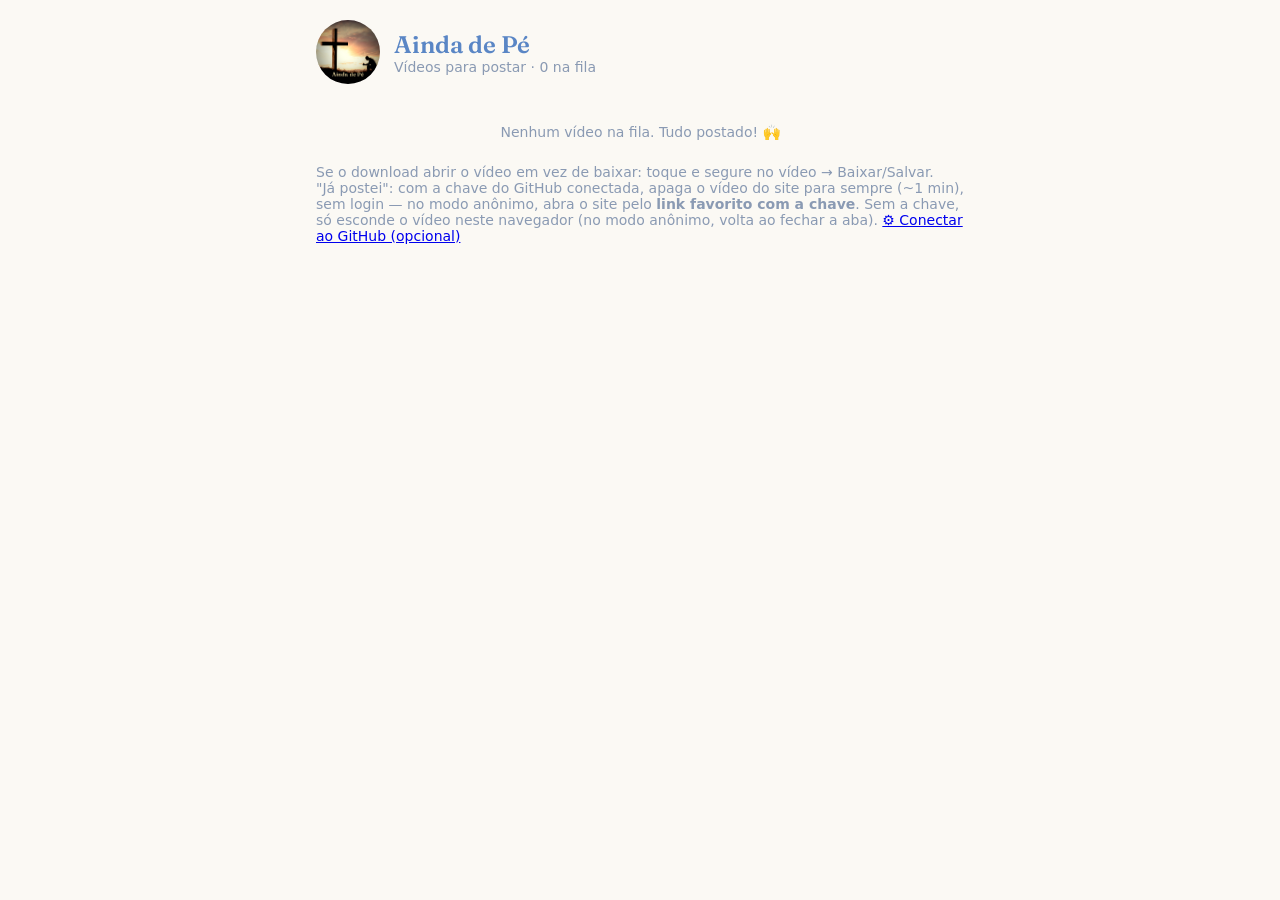
<file: index.html>
<!doctype html>
<html lang="pt-BR">
<head>
<meta charset="utf-8">
<meta name="viewport" content="width=device-width, initial-scale=1">
<meta name="robots" content="noindex">
<title>Ainda de Pé — vídeos para postar</title>
<link rel="icon" href="perfil.png"><link rel="apple-touch-icon" href="perfil.png">
<style>
  @font-face { font-family: "Fraunces"; font-weight: 600; src: url("producao/fontes/fraunces-latin-600.woff2") format("woff2"); }
  @font-face { font-family: "Fraunces"; font-weight: 600; src: url("producao/fontes/fraunces-latin-ext-600.woff2") format("woff2"); unicode-range: U+0100-024F; }
  :root { --fundo:#fbf9f4; --papel:#f6efe0; --azul:#5a86c5; --borda:#d9e3f1; --texto:#3d5f91; --suave:#8a9ab3; }
  * { box-sizing: border-box; }
  body { margin:0; background:var(--fundo); color:var(--texto); font-family: system-ui, -apple-system, sans-serif; }
  .w { max-width: 680px; margin: 0 auto; padding: 20px 16px 60px; }
  header { display:flex; gap:14px; align-items:center; }
  header img { width:64px; height:64px; border-radius:50%; }
  h1, h2 { font-family:"Fraunces", Georgia, serif; font-weight:600; color:var(--azul); margin:0; }
  h1 { font-size: 24px; }
  .sub { color:var(--suave); font-size:14px; }
  article { display:flex; gap:14px; background:#fff; border:1px solid var(--borda); border-radius:12px; padding:16px; margin-top:16px; }
  .n { font-family:"Fraunces", Georgia, serif; font-size:30px; font-weight:600; color:var(--azul); min-width:34px; }
  .c { flex:1; min-width:0; }
  h2 { font-size: 20px; margin-bottom: 2px; }
  .meta { color:var(--suave); font-size:13px; margin-bottom:8px; }
  .btn { display:block; width:100%; text-align:center; padding:12px; border-radius:8px; font-size:16px; font-weight:600;
          border:0; margin:8px 0; cursor:pointer; text-decoration:none; font-family:inherit; }
  .dl { background:var(--azul); color:#fff; }
  .cp { background:var(--papel); color:var(--texto); }
  .ok { background:#fff; color:var(--suave); border:1.5px solid var(--borda); }
  pre { white-space:pre-wrap; background:var(--fundo); border-radius:8px; padding:10px; font-size:14px; font-family:inherit; margin:8px 0 0; }
  .tag { font-family: system-ui, sans-serif; font-size:11px; font-weight:700; letter-spacing:.06em; text-transform:uppercase;
          padding:3px 8px; border-radius:20px; vertical-align:middle; }
  .tag.app { background:#e3ecf8; color:var(--azul); }
  .tag.mus { background:#fbe3e8; color:#b86577; }
  .tag.ext { background:var(--papel); color:#a08a5c; }
  .vazio { text-align:center; margin-top:40px; }
</style>
</head>
<body><div class="w">
<header><img src="perfil.png" alt=""><div><h1>Ainda de Pé</h1><div class="sub">Vídeos para postar · <span id="qtd">0</span> na fila</div></div></header>

<p class="sub vazio" id="vazio" >Nenhum vídeo na fila. Tudo postado! 🙌</p>
<p class="sub" style="margin-top:24px">Se o download abrir o vídeo em vez de baixar: toque e segure no vídeo → Baixar/Salvar.<br>
"Já postei": com a chave do GitHub conectada, apaga o vídeo do site para sempre (~1 min), sem login — no modo anônimo, abra o site pelo <b>link favorito com a chave</b>.
Sem a chave, só esconde o vídeo neste navegador (no modo anônimo, volta ao fechar a aba).
<a href="#" onclick="configurar(); return false;" id="cfg">⚙ Conectar ao GitHub</a></p>
</div>
<script>
const CHAVE = "postados";
function lista() { try { return JSON.parse(localStorage.getItem(CHAVE) || "[]"); } catch (e) { return []; } }
function some(id) {
  const a = document.getElementById(id); if (a) a.remove();
  const n = document.querySelectorAll("article").length;
  document.getElementById("qtd").textContent = n;
  document.getElementById("vazio").hidden = n > 0;
}
lista().forEach(some);
function cp(b) {
  const t = b.parentElement.querySelector("pre").innerText;
  const ok = () => { b.textContent = "✔ Copiada"; setTimeout(() => b.textContent = "📋 Copiar legenda", 1500); };
  if (navigator.clipboard) navigator.clipboard.writeText(t).then(ok);
  else { const r = document.createRange(); r.selectNodeContents(b.parentElement.querySelector("pre"));
         getSelection().removeAllRanges(); getSelection().addRange(r); document.execCommand("copy"); ok(); }
}
// Chave do GitHub (token fine-grained só deste repositório, permissão Issues: escrita).
// Fica no LINK FAVORITO (depois do #, que nunca é enviado a servidor nenhum) e, se der, no localStorage.
// Assim funciona até no modo anônimo: é só abrir o site pelo favorito.
const TK = "gh_token";
function token() {
  const m = location.hash.match(/chave=([^&]+)/);
  if (m) return decodeURIComponent(m[1]);
  try { return localStorage.getItem(TK) || ""; } catch (e) { return ""; }
}
function rotulo() { const c = document.getElementById("cfg"); if (c) c.textContent = token() ? "⚙ Conectado ao GitHub (trocar chave)" : "⚙ Conectar ao GitHub (opcional)"; }
rotulo();
function configurar() {
  if (!confirm("Você já tem a chave do GitHub (começa com github_pat_)?\n\nOK = sim, vou colar\nCancelar = não, abrir o GitHub para criar")) {
    alert("No GitHub: Generate new token\n• Repository access: Only select repositories → versiculo-do-dia\n• Permissions → Issues: Read and write\n• Gere, copie a chave e volte aqui em “Conectar ao GitHub”.");
    window.open("https://github.com/settings/personal-access-tokens/new?name=" + encodeURIComponent("versiculo-diario-ja-postei") +
      "&description=" + encodeURIComponent("Botão Já postei do site") + "&target_name=marcopmloa-commits&expires_in=366&issues=write", "_blank");
    return;
  }
  const t = prompt("Cole aqui a chave (github_pat_...). Deixe vazio para desconectar:", token());
  if (t === null) return;
  const chave = t.trim();
  try { if (chave) localStorage.setItem(TK, chave); else localStorage.removeItem(TK); } catch (e) {}
  history.replaceState(null, "", location.pathname + (chave ? "#chave=" + encodeURIComponent(chave) : ""));
  rotulo();
  if (chave) {
    const link = location.href;
    if (navigator.clipboard) navigator.clipboard.writeText(link).catch(() => {});
    prompt("Pronto! Agora ADICIONE ESTA PÁGINA AOS FAVORITOS (o endereço já tem a chave).\n" +
           "No modo anônimo, abra o site sempre por esse favorito.\nO link também foi copiado — não compartilhe com ninguém:", link);
  }
}
async function postei(id, b) {
  if (!confirm("Marcar como postado?")) return;
  const t = token();
  if (t) {
    b.disabled = true; b.textContent = "Apagando…";
    try {
      const r = await fetch("https://api.github.com/repos/marcopmloa-commits/versiculo-do-dia/issues", {
        method: "POST",
        headers: { "Authorization": "Bearer " + t, "Accept": "application/vnd.github+json", "Content-Type": "application/json" },
        body: JSON.stringify({ title: "postado: " + id, body: "Enviado pelo botão Já postei do site." })
      });
      if (!r.ok) throw new Error("GitHub respondeu " + r.status);
    } catch (e) {
      b.disabled = false; b.textContent = "✔ Já postei";
      alert("Não deu para apagar automaticamente (" + e.message + "). Confira a chave em “Conectar ao GitHub”.");
      return;
    }
  }
  // sem chave: só marca neste celular (sem login, sem abrir nada); o arquivo continua no repositório
  try { const l = lista(); l.push(id); localStorage.setItem(CHAVE, JSON.stringify(l)); } catch (e) {}
  some(id);
}
</script>
</body>
</html>
</file>
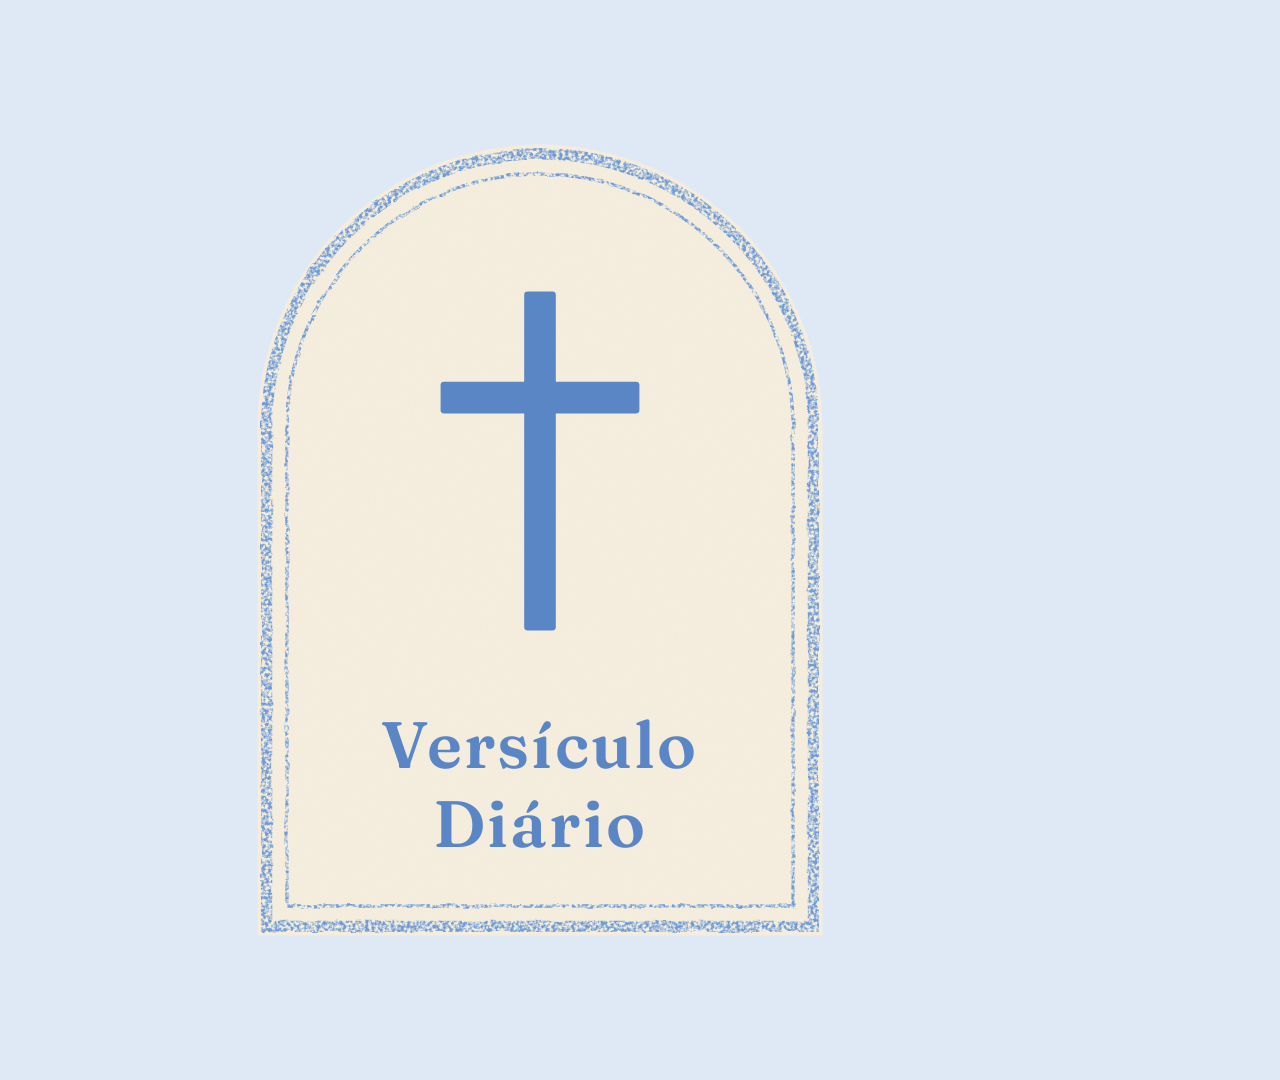
<file: producao/arte/perfil.html>
<!doctype html><html><head><meta charset="utf-8"><style>
@font-face { font-family: "Fraunces"; font-weight: 600; src: url("../fontes/fraunces-latin-600.woff2") format("woff2"); }
@font-face { font-family: "Fraunces"; font-weight: 600; src: url("../fontes/fraunces-latin-ext-600.woff2") format("woff2"); unicode-range: U+0100-024F; }
html,body{margin:0;width:1080px;height:1080px;background:#dfe8f5;overflow:hidden}
svg{position:absolute;inset:0}
</style></head><body>
<svg width="1080" height="1080" viewBox="62 72 956 956">
 <defs>
  <filter id="gasto" x="-5%" y="-5%" width="110%" height="110%">
   <feTurbulence type="fractalNoise" baseFrequency=".055" numOctaves="3" seed="7" result="n"/>
   <feDisplacementMap in="SourceGraphic" in2="n" scale="3" result="b"/>
   <feTurbulence type="fractalNoise" baseFrequency=".35" numOctaves="2" seed="11" result="m"/>
   <feColorMatrix in="m" type="matrix" values="0 0 0 0 0  0 0 0 0 0  0 0 0 0 0  0 0 0 -3.2 2.1" result="mascara"/>
   <feComposite in="b" in2="mascara" operator="in"/>
  </filter>
  <filter id="grao"><feTurbulence type="fractalNoise" baseFrequency=".6" numOctaves="3" seed="5"/>
   <feColorMatrix values="0 0 0 0 .62  0 0 0 0 .55  0 0 0 0 .42  0 0 0 .10 0"/></filter>
  <clipPath id="d"><path d="M290,900 L290,450 A250,250 0 0 1 790,450 L790,900 Z"/></clipPath>
 </defs>
 <!-- arco creme (cabe no círculo do avatar) -->
 <path d="M290,900 L290,450 A250,250 0 0 1 790,450 L790,900 Z" fill="#f6efe0"/>
 <rect width="1080" height="1080" filter="url(#grao)" clip-path="url(#d)"/>
 <g filter="url(#gasto)" fill="none" stroke="#6f9bd6">
  <path d="M298,892 L298,450 A242,242 0 0 1 782,450 L782,892 Z" stroke-width="10"/>
  <path d="M316,874 L316,450 A224,224 0 0 1 764,450 L764,874 Z" stroke-width="3"/>
 </g>
 <!-- cruz simples -->
 <g fill="#5a86c5"><rect x="526" y="330" width="28" height="300" rx="3"/><rect x="452" y="410" width="176" height="28" rx="3"/></g>
 <text text-anchor="middle" font-family="Fraunces" font-weight="600" fill="#5a86c5" letter-spacing="2"><tspan x="540" y="752" font-size="58">Versículo</tspan><tspan x="540" y="822" font-size="58">Diário</tspan></text>
</svg></body></html>
</file>
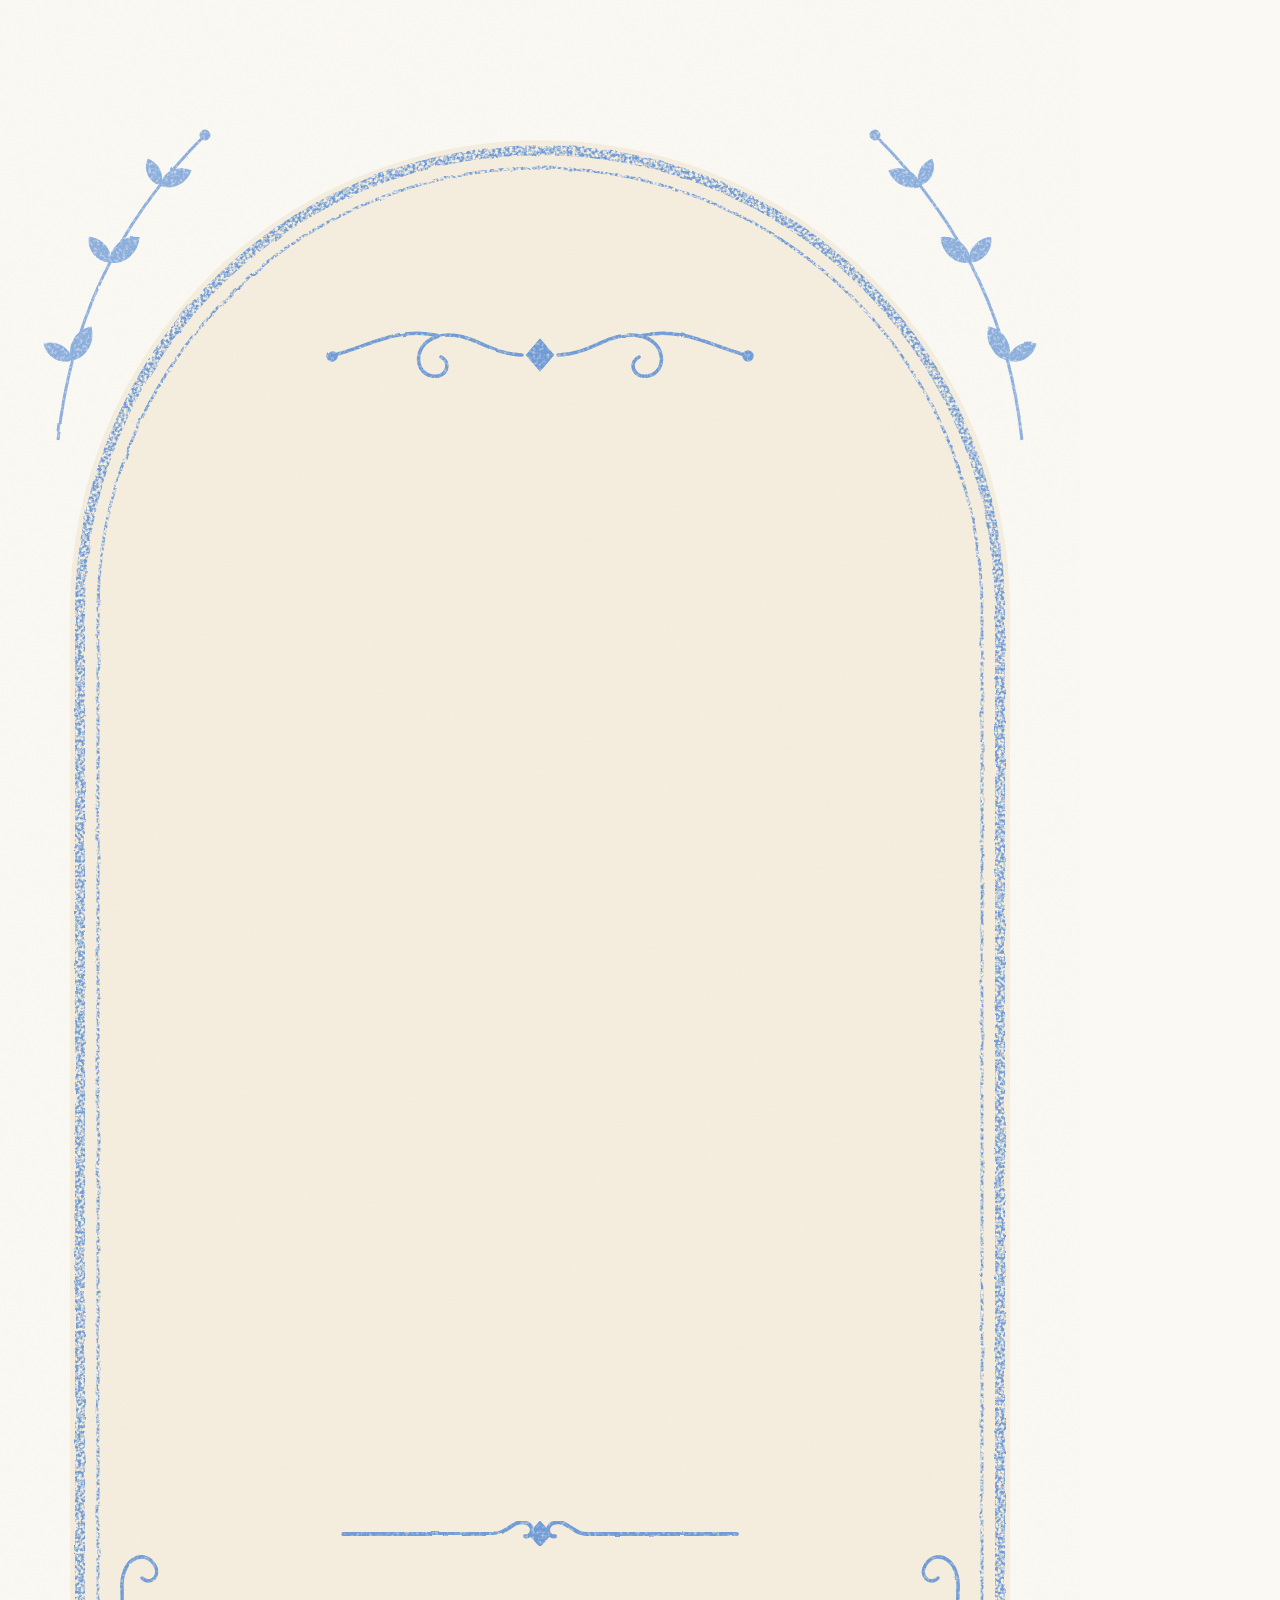
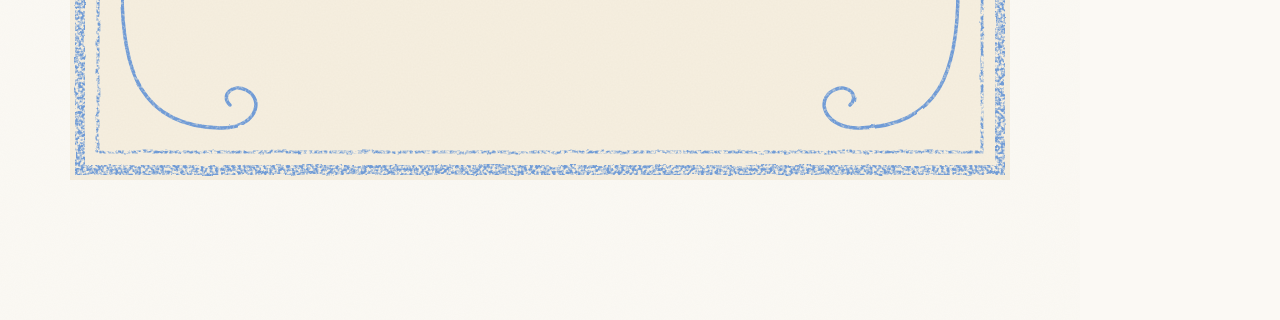
<file: producao/scripts/card.html>
<!doctype html>
<html lang="pt-BR">
<head>
<meta charset="utf-8">
<style>
  @font-face { font-family: "Fraunces"; font-weight: 500; src: url("../fontes/fraunces-latin-500.woff2") format("woff2"); }
  @font-face { font-family: "Fraunces"; font-weight: 500; src: url("../fontes/fraunces-latin-ext-500.woff2") format("woff2"); unicode-range: U+0100-024F; }
  @font-face { font-family: "Fraunces"; font-weight: 600; src: url("../fontes/fraunces-latin-600.woff2") format("woff2"); }
  @font-face { font-family: "Fraunces"; font-weight: 600; src: url("../fontes/fraunces-latin-ext-600.woff2") format("woff2"); unicode-range: U+0100-024F; }
  :root, body.azul {
    --fundo: #fbf9f4;      /* branco quente da página */
    --papel: #f6efe0;      /* creme do arco */
    --azul: #5a86c5;       /* cor do texto */
    --borda: #6f9bd6;      /* cor da moldura e dos arabescos */
  }
  body.verde { --fundo: #f8faf4; --papel: #f2f1e2; --azul: #56876a; --borda: #84b294; }
  body.rosa  { --fundo: #fcf8f6; --papel: #f8ece4; --azul: #b86577; --borda: #dd9aaa; }
  * { margin: 0; padding: 0; box-sizing: border-box; }
  html, body { width: 1080px; height: 1920px; background: var(--fundo); overflow: hidden; }
  body { position: relative; font-family: "Fraunces", serif; color: var(--azul); }
  #grao { position: absolute; inset: 0; opacity: .5; }
  /* arco: 940 x 1640, quase a tela toda (9:16) */
  #arco { position: absolute; left: 70px; top: 140px; width: 940px; height: 1640px; }
  #conteudo {
    position: absolute; left: 70px; top: 140px; width: 940px; height: 1640px;
    padding: 330px 105px 120px; display: flex; flex-direction: column; align-items: center;
  }
  #rotulo { font-size: 30px; font-weight: 500; letter-spacing: .32em; text-transform: uppercase; opacity: .75; height: 70px; }
  #texto {
    flex: 1; display: flex; align-items: center; justify-content: center; text-align: center;
    font-weight: 600; line-height: 1.32; width: 100%; text-wrap: balance;
    font-variation-settings: "SOFT" 100, "WONK" 0;
  }
  #divisor { width: 440px; height: 52px; margin: 18px 0 10px; flex: none; }
  #enfeites { position: absolute; inset: 0; }
  #ref { font-size: 52px; font-weight: 600; height: 90px; display: flex; align-items: flex-end; }
</style>
</head>
<body>
<svg width="0" height="0" style="position:absolute"><defs>
    <filter id="gasto" x="-5%" y="-5%" width="110%" height="110%">
      <feTurbulence type="fractalNoise" baseFrequency=".055" numOctaves="3" seed="7" result="n"/>
      <feDisplacementMap in="SourceGraphic" in2="n" scale="3"/>
      <feComponentTransfer result="b"><feFuncA type="linear" slope="1"/></feComponentTransfer>
      <feTurbulence type="fractalNoise" baseFrequency=".35" numOctaves="2" seed="11" result="m"/>
      <feColorMatrix in="m" type="matrix" values="0 0 0 0 0  0 0 0 0 0  0 0 0 0 0  0 0 0 -3.2 2.1" result="mascara"/>
      <feComposite in="b" in2="mascara" operator="in"/>
    </filter>
    <filter id="leve" x="-5%" y="-5%" width="110%" height="110%">
      <feTurbulence type="fractalNoise" baseFrequency=".055" numOctaves="3" seed="7" result="n"/>
      <feDisplacementMap in="SourceGraphic" in2="n" scale="2"/>
      <feComponentTransfer result="b"><feFuncA type="linear" slope="1"/></feComponentTransfer>
      <feTurbulence type="fractalNoise" baseFrequency=".35" numOctaves="2" seed="11" result="m"/>
      <feColorMatrix in="m" type="matrix" values="0 0 0 0 0  0 0 0 0 0  0 0 0 0 0  0 0 0 -1.6 1.75" result="mascara"/>
      <feComposite in="b" in2="mascara" operator="in"/>
    </filter>
</defs></svg>
<svg id="grao" width="1080" height="1920">
  <filter id="ruido"><feTurbulence type="fractalNoise" baseFrequency=".9" numOctaves="2" seed="3"/>
    <feColorMatrix values="0 0 0 0 .55  0 0 0 0 .5  0 0 0 0 .42  0 0 0 .09 0"/></filter>
  <rect width="1080" height="1920" filter="url(#ruido)"/>
</svg>
<svg id="enfeites" width="1080" height="1920" viewBox="0 0 1080 1920">
  <defs>
    <path id="folha" d="M0,0 C9,-11 27,-12 38,0 C27,11 9,11 0,0 Z"/>
    <g id="ramo">
      <path d="M58,440 C70,330 110,230 205,135" fill="none" stroke-width="3"/>
      <use href="#folha" transform="translate(72,360) rotate(-60)"/>
      <use href="#folha" transform="translate(72,360) rotate(-150) scale(.85)"/>
      <use href="#folha" transform="translate(110,262) rotate(-40)"/>
      <use href="#folha" transform="translate(110,262) rotate(-130) scale(.85)"/>
      <use href="#folha" transform="translate(160,185) rotate(-25) scale(.9)"/>
      <use href="#folha" transform="translate(160,185) rotate(-115) scale(.75)"/>
      <circle cx="205" cy="135" r="5"/>
    </g>
  </defs>
  <g filter="url(#leve)" fill="var(--borda)" stroke="var(--borda)" opacity=".8">
    <use href="#ramo"/>
    <use href="#ramo" transform="translate(1080,0) scale(-1,1)"/>
  </g>
</svg>
<svg id="arco" width="940" height="1640" viewBox="0 0 940 1640">
  <defs>
    <!-- moldura "carimbada": falhas e rachaduras finas como na impressão do adesivo -->

    <filter id="papelgrao"><feTurbulence type="fractalNoise" baseFrequency=".6" numOctaves="3" seed="5"/>
      <feColorMatrix values="0 0 0 0 .62  0 0 0 0 .55  0 0 0 0 .42  0 0 0 .10 0"/></filter>
    <clipPath id="dentro"><path d="M0,1640 L0,470 A470,470 0 0 1 940,470 L940,1640 Z"/></clipPath>
  </defs>
  <path d="M0,1640 L0,470 A470,470 0 0 1 940,470 L940,1640 Z" fill="var(--papel)"/>
  <rect width="940" height="1640" filter="url(#papelgrao)" clip-path="url(#dentro)"/>
  <g filter="url(#gasto)" fill="none" stroke="var(--borda)">
    <path d="M10,1630 L10,470 A460,460 0 0 1 930,470 L930,1630 Z" stroke-width="10"/>
    <path d="M28,1612 L28,470 A442,442 0 0 1 912,470 L912,1612 Z" stroke-width="3"/>
  </g>
  <!-- floreio no alto do arco -->
  <g filter="url(#leve)" fill="none" stroke="var(--borda)" stroke-width="3.5" stroke-linecap="round">
    <g id="meiofloreio">
      <path d="M452,215 C420,215 400,190 370,196 C344,201 342,232 362,236 C377,239 382,222 371,217"/>
      <path d="M370,196 C330,186 300,205 268,214"/>
      <circle cx="262" cy="216" r="4" fill="var(--borda)"/>
    </g>
    <use href="#meiofloreio" transform="translate(940,0) scale(-1,1)"/>
    <path d="M470,201 L482,215 L470,229 L458,215 Z" fill="var(--borda)"/>
  </g>
  <!-- volutas nos cantos de baixo -->
  <g filter="url(#leve)" fill="none" stroke="var(--borda)" stroke-width="3.5" stroke-linecap="round">
    <g id="voluta">
      <path d="M52,1450 C52,1530 70,1586 150,1588"/>
      <path d="M150,1588 C185,1589 196,1560 176,1550 C162,1543 150,1556 160,1565"/>
      <path d="M52,1450 C50,1420 72,1408 84,1424 C92,1436 80,1446 72,1438"/>
    </g>
    <use href="#voluta" transform="translate(940,0) scale(-1,1)"/>
  </g>
</svg>
<div id="conteudo">
  <div id="rotulo"></div>
  <div id="texto"></div>
  <svg id="divisor" viewBox="0 0 380 44"><g filter="url(#leve)" fill="none" stroke="var(--borda)" stroke-width="3.5" stroke-linecap="round">
    <path d="M20,22 L150,22 M230,22 L360,22"/>
    <path d="M150,22 C162,22 166,10 177,12 C186,14 184,25 177,24"/>
    <path d="M230,22 C218,22 214,10 203,12 C194,14 196,25 203,24"/>
    <path d="M190,13 L198,22 L190,31 L182,22 Z" fill="var(--borda)"/>
  </g></svg>
  <div id="ref"></div>
</div>
<script>
  // Desenha um quadro. Diminui a fonte até o texto caber.
  window.desenhar = async (c) => {
    document.body.className = c.tema || "azul";
    document.getElementById("rotulo").textContent = c.rotulo || "";
    document.getElementById("ref").textContent = c.ref || "";
    const t = document.getElementById("texto");
    t.textContent = c.texto;
    await document.fonts.ready;
    const maxH = t.clientHeight, maxW = t.clientWidth;
    let tam = c.tamanho || 90;
    t.innerHTML = '<span id="s"></span>';
    const s = document.getElementById("s"); s.textContent = c.texto;
    do { s.style.fontSize = tam + "px"; tam -= 2; }
    while ((s.offsetHeight > maxH || s.offsetWidth > maxW) && tam > 30);
  };
</script>
</body>
</html>
</file>
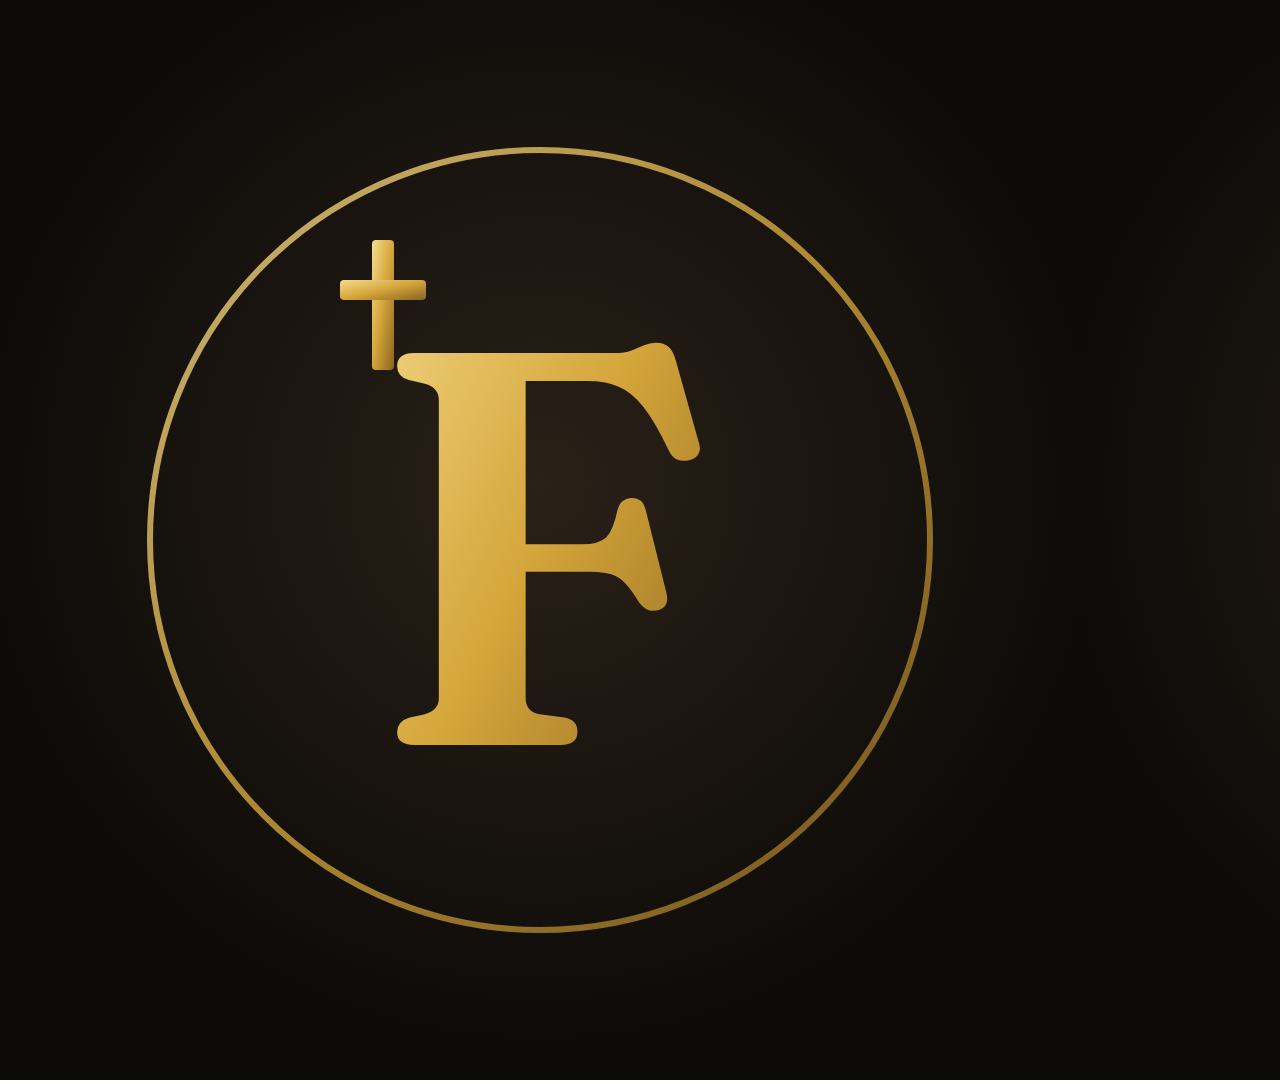
<file: producao/arte/perfil-opcoes/a.html>
<!doctype html><html><head><meta charset="utf-8"><link rel="stylesheet" href="base.css"><style>
body{background:radial-gradient(circle at 50% 45%,#2a2118 0%,#0d0b09 70%)}
</style></head><body>
<svg width="1080" height="1080" viewBox="0 0 1080 1080">
<defs><linearGradient id="ouro" x1="0" y1="0" x2="1" y2="1"><stop offset="0" stop-color="#f6dc8c"/><stop offset=".5" stop-color="#d4a53a"/><stop offset="1" stop-color="#8a6420"/></linearGradient></defs>
<circle cx="540" cy="540" r="390" fill="none" stroke="url(#ouro)" stroke-width="6" opacity=".8"/>
<text x="540" y="745" text-anchor="middle" font-family="F" font-weight="600" font-size="560" fill="url(#ouro)">F</text>
<!-- cruz integrada na haste do F -->
<g fill="url(#ouro)"><rect x="372" y="240" width="22" height="130" rx="4"/><rect x="340" y="280" width="86" height="20" rx="4"/></g>
</svg></body></html>
</file>
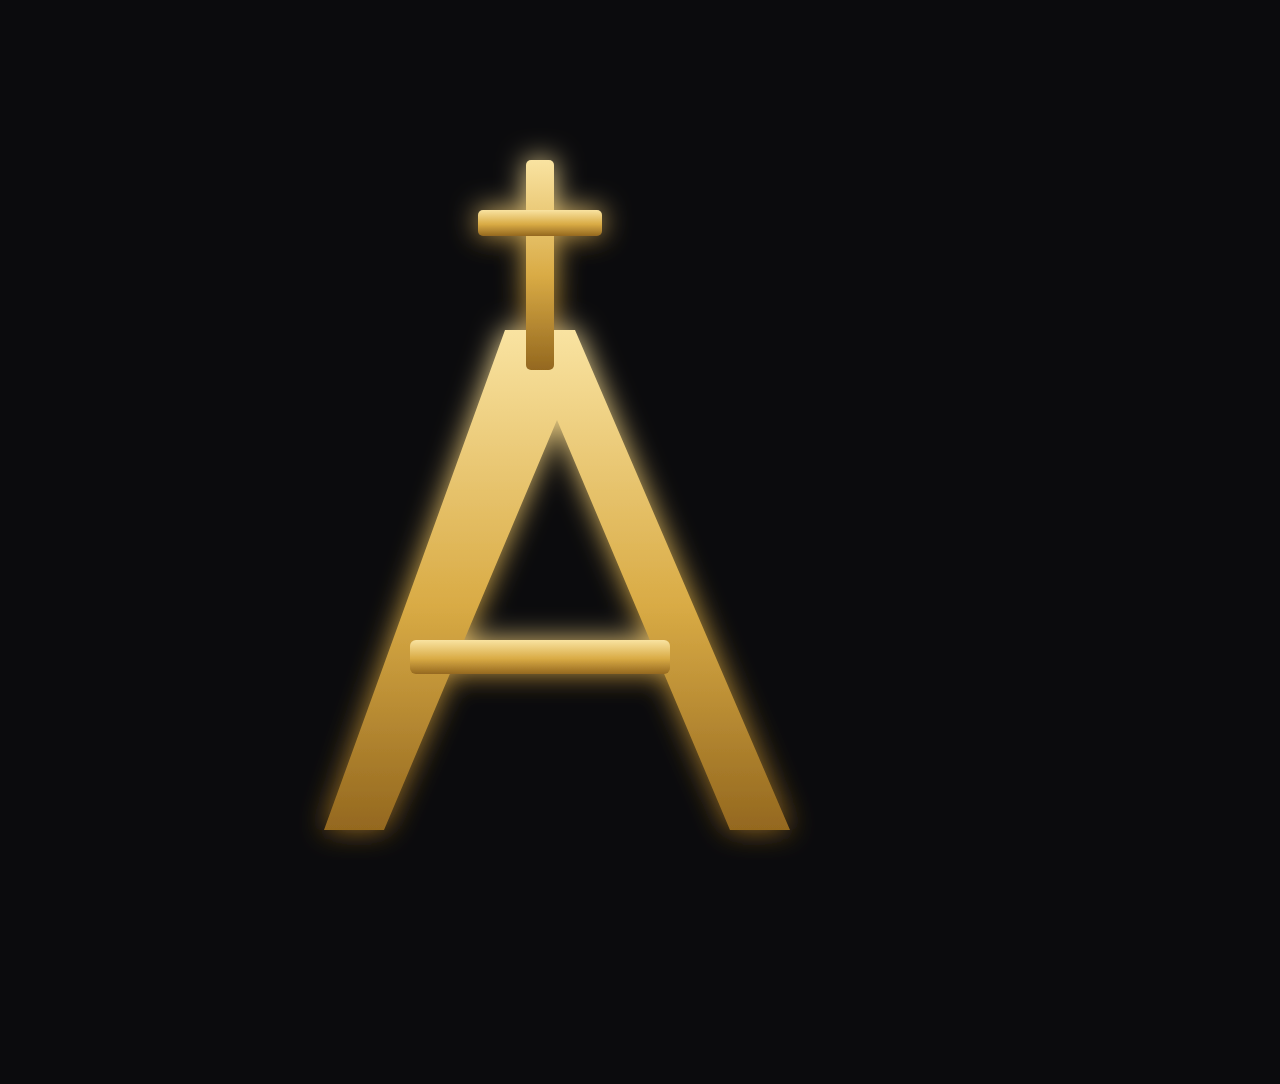
<file: producao/arte/perfil-opcoes/b.html>
<!doctype html><html><head><meta charset="utf-8"><link rel="stylesheet" href="base.css"><style>
body{background:#0b0b0d}
</style></head><body>
<svg width="1080" height="1080" viewBox="0 0 1080 1080">
<defs><linearGradient id="ouro" x1="0" y1="0" x2="0" y2="1"><stop offset="0" stop-color="#f9e3a1"/><stop offset=".55" stop-color="#d9ab45"/><stop offset="1" stop-color="#94681f"/></linearGradient>
<filter id="brilho"><feGaussianBlur stdDeviation="14" result="b"/><feMerge><feMergeNode in="b"/><feMergeNode in="SourceGraphic"/></feMerge></filter></defs>
<!-- A estilizado: as duas pernas formam o A e a travessa vira o braço da cruz; a cruz sobe do topo -->
<g filter="url(#brilho)" fill="url(#ouro)">
 <polygon points="540,330 575,330 790,830 730,830 557,420 384,830 324,830 505,330"/>
 <rect x="410" y="640" width="260" height="34" rx="6"/>
 <rect x="526" y="160" width="28" height="210" rx="5"/>
 <rect x="478" y="210" width="124" height="26" rx="5"/>
</g>
</svg></body></html>
</file>
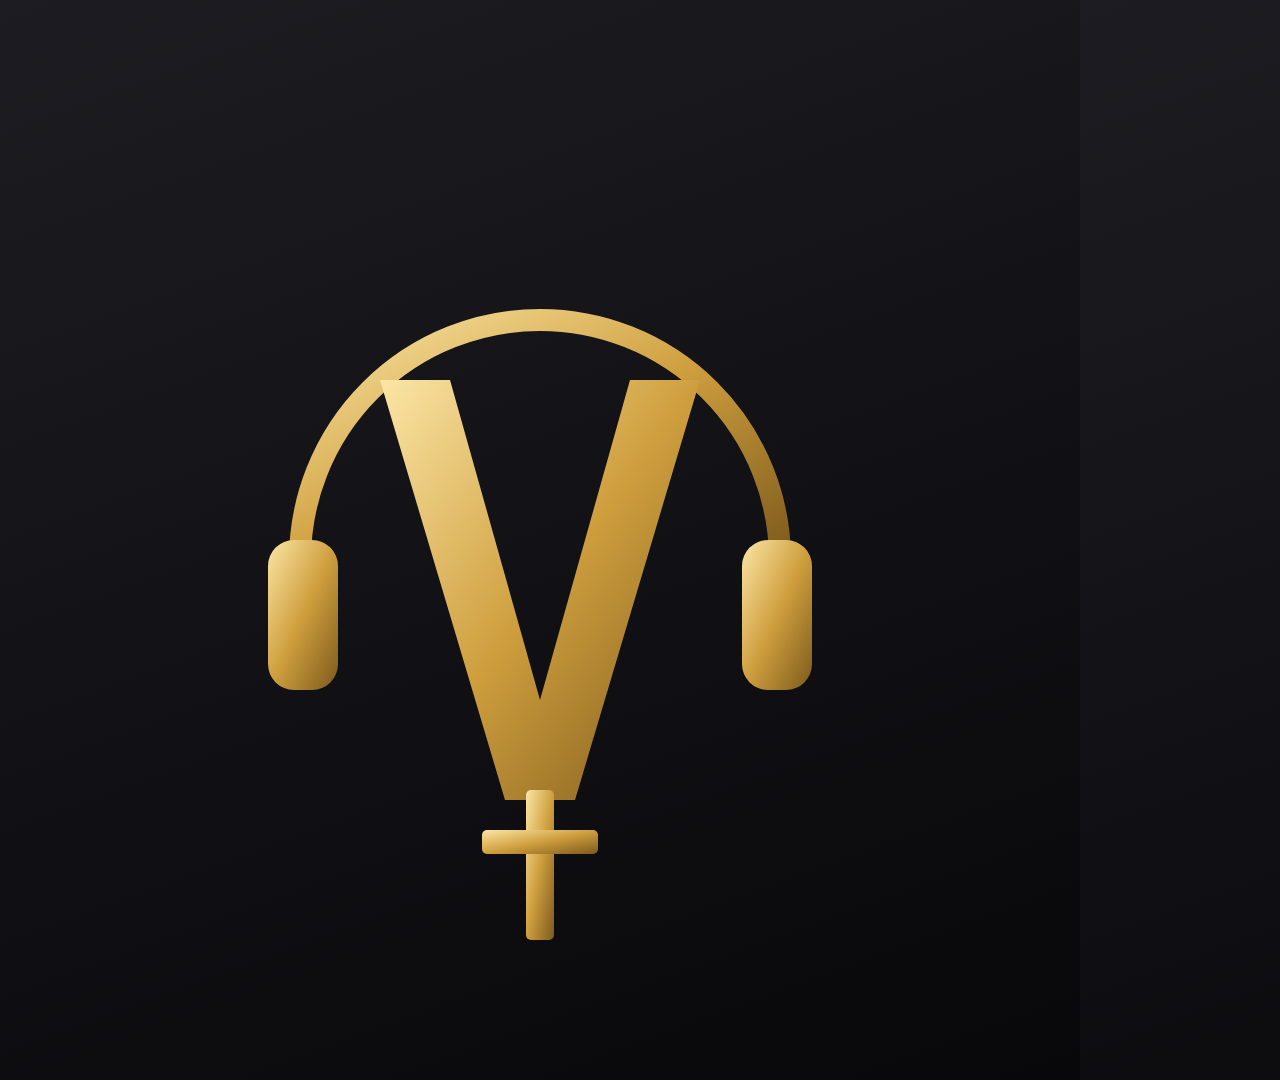
<file: producao/arte/perfil-opcoes/c.html>
<!doctype html><html><head><meta charset="utf-8"><link rel="stylesheet" href="base.css"><style>
body{background:linear-gradient(160deg,#1c1c22 0%,#08080a 100%)}
</style></head><body>
<svg width="1080" height="1080" viewBox="0 0 1080 1080">
<defs><linearGradient id="ouro" x1="0" y1="0" x2="1" y2="1"><stop offset="0" stop-color="#fbe6a6"/><stop offset=".5" stop-color="#cf9f3e"/><stop offset="1" stop-color="#7d5a1c"/></linearGradient></defs>
<!-- V cujo vértice termina numa cruz; fone de ouvido em arco por cima (música) -->
<g fill="none" stroke="url(#ouro)" stroke-linecap="round">
 <path d="M300,560 A240,240 0 0 1 780,560" stroke-width="22"/>
</g>
<g fill="url(#ouro)">
 <rect x="268" y="540" width="70" height="150" rx="26"/>
 <rect x="742" y="540" width="70" height="150" rx="26"/>
 <polygon points="380,380 450,380 540,700 630,380 700,380 575,800 505,800"/>
 <rect x="526" y="790" width="28" height="150" rx="5"/>
 <rect x="482" y="830" width="116" height="24" rx="5"/>
</g>
</svg></body></html>
</file>
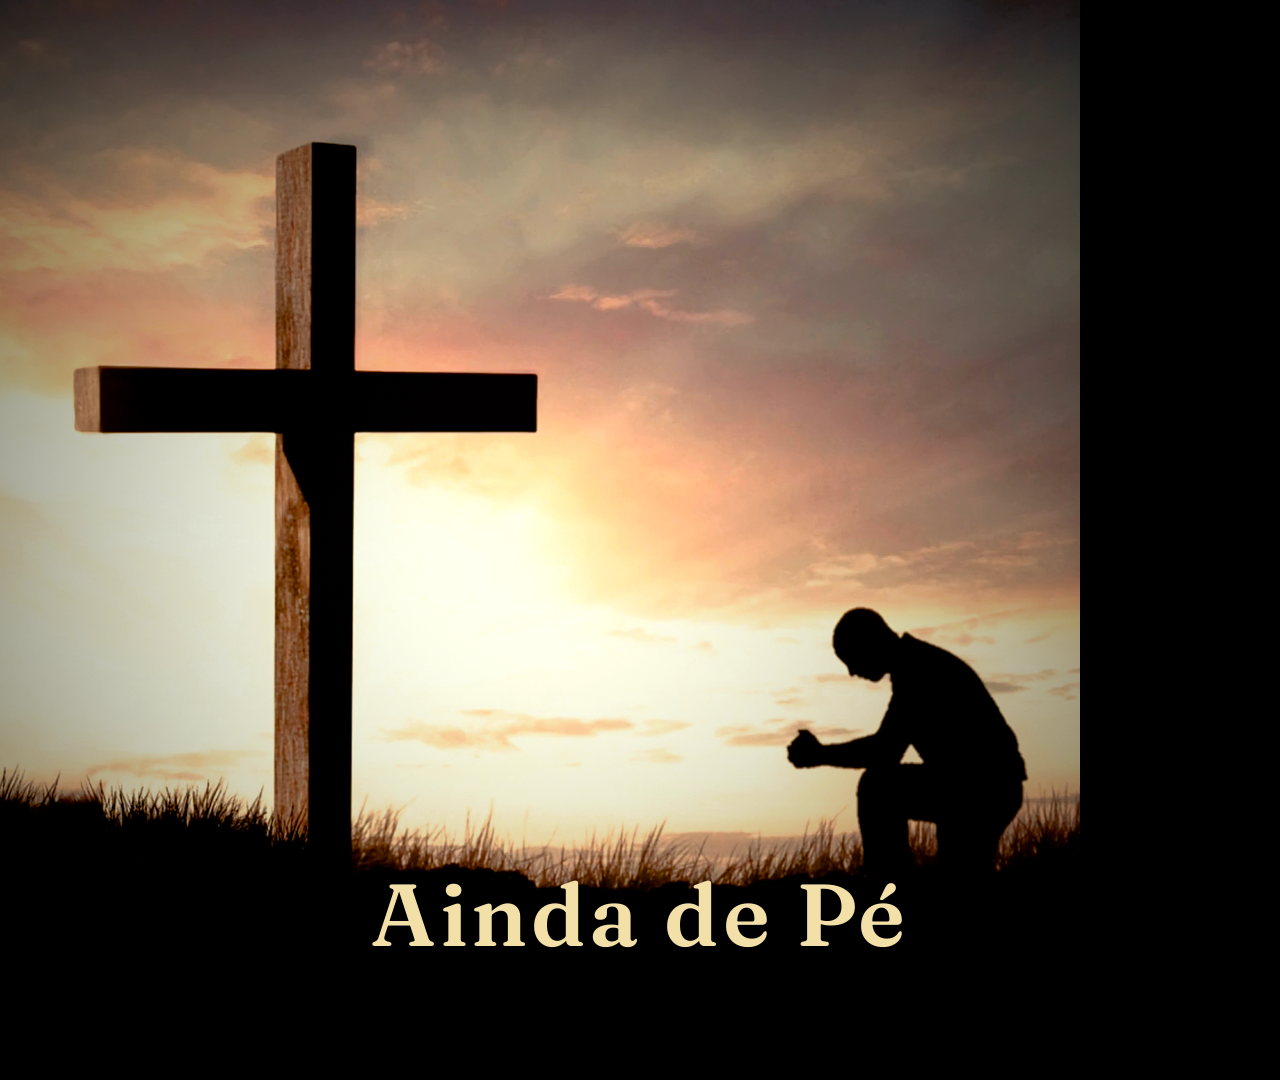
<file: producao/arte/perfil-opcoes/com-nome.html>
<!doctype html><html><head><meta charset="utf-8"><style>
@font-face { font-family: F; font-weight: 600; src: url("../../fontes/fraunces-latin-600.woff2"); }
@font-face { font-family: F; font-weight: 600; src: url("../../fontes/fraunces-latin-ext-600.woff2"); unicode-range: U+0100-024F; }
html,body{margin:0;width:1080px;height:1080px;overflow:hidden;background:#000}
img{position:absolute;inset:0;width:1080px;height:1080px}
#n{position:absolute;left:0;right:0;top:860px;text-align:center;font-family:F;font-weight:600;font-size:88px;
   letter-spacing:.04em;color:#f3dfa8;text-shadow:0 2px 14px rgba(0,0,0,.8)}
</style></head><body><img src="ajoelhado-2-dourado.png"><div id="n">Ainda de Pé</div></body></html>
</file>
<file: producao/arte/perfil-opcoes/base.css>
@font-face { font-family: F; font-weight: 600; src: url("../../fontes/fraunces-latin-600.woff2"); }
@font-face { font-family: F; font-weight: 600; src: url("../../fontes/fraunces-latin-ext-600.woff2"); unicode-range: U+0100-024F; }
html,body{margin:0;width:1080px;height:1080px;overflow:hidden}
</file>
